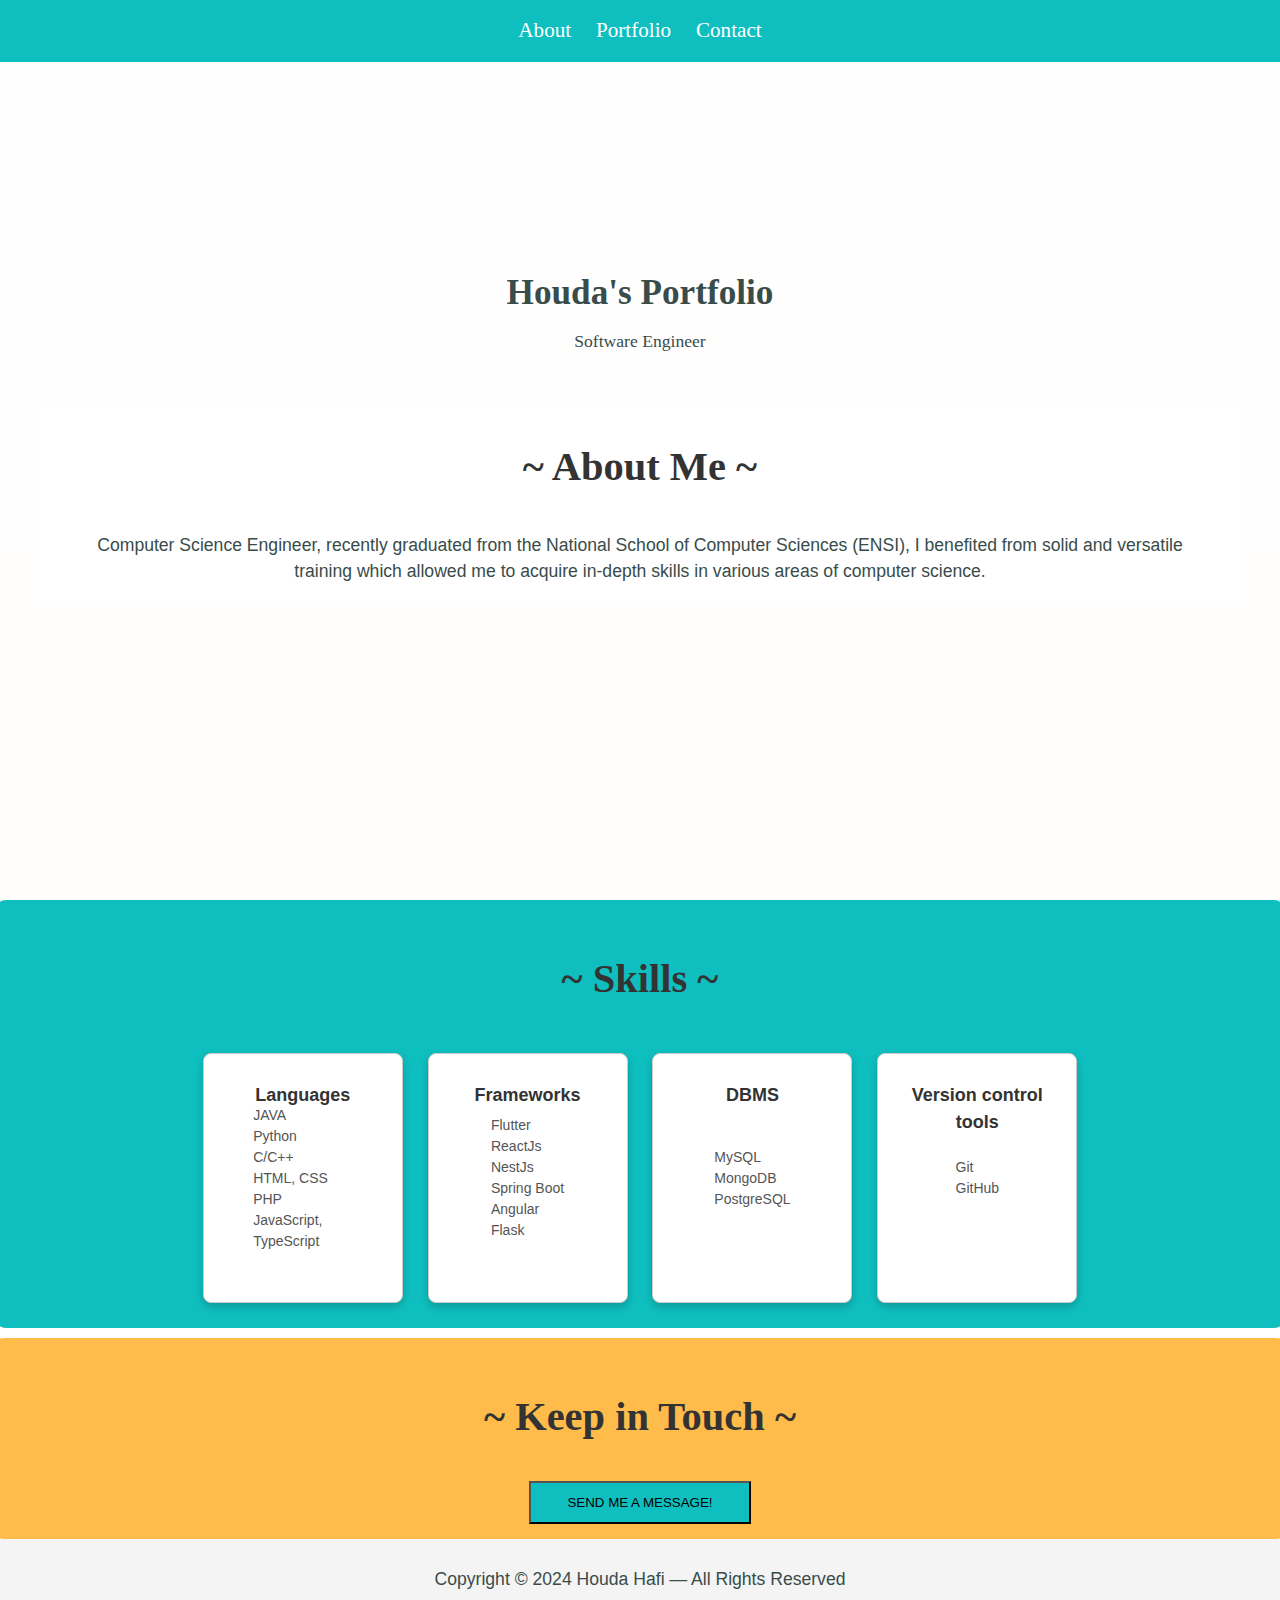
<file: Houda/index.html>
<html lang="en">
<head>
    <meta charset="UTF-8">
    <meta name="viewport" content="width=device-width, initial-scale=1.0">
    <title>Personal Portfolio</title>
    <link rel="stylesheet" href="style.css">
</head>
<body>
    <header class="header-background">
        <nav>
            <ul>
                <li><a href="#about">About</a></li>
                <li><a href="#portfolio">Portfolio</a></li>
                <li><a href="#contact">Contact</a></li>
            </ul>
        </nav>
        <div class="header-content">
            
            <h1>Houda's Portfolio</h1>
            <p>Software Engineer</p>
        </div>
        <section id="about">
            <h2>~ About Me ~</h2>
            <p>Computer Science Engineer, recently graduated from the National School of Computer Sciences (ENSI), I benefited from solid and versatile training which allowed me to acquire in-depth skills in various areas of computer science.
            
            </section>
    </header>
    
    <main>
        
        <section id="portfolio">
            <h2>~ Skills ~</h2> 
            <div class="project" id="project1">
                <h3>Languages</h3>
                <ul>
                    <li>JAVA</li>
                    <li>Python</li>
                    <li>C/C++</li>
                    <li>HTML, CSS</li>
                    <li>PHP</li>
                    <li>JavaScript, TypeScript</li>
                </ul>
            </div>
            <div class="project" id="project2">
                <h3>Frameworks</h3>
                <ul>
                    <li>Flutter</li>
                    <li>ReactJs</li>
                    <li>NestJs</li>
                    <li>Spring Boot</li>
                    <li>Angular</li>
                    <li>Flask</li>
                </ul>
            </div>
            <div class="project" id="project3">
                <h3>DBMS</h3>
                <ul>
                    <li>MySQL</li>
                    <li>MongoDB</li>
                    <li>PostgreSQL</li>
                </ul>
            </div>
            <div class="project" id="project4">
                <h3>Version control tools</h3>
                <ul>
                    <li>Git</li>
                    <li>GitHub</li>
                </ul>
            </div>        
        </section>
        
        <section id="contact">
            <h2>~ Keep in Touch ~</h2>
            <button class="btn btn-default td-btn outline white">Send me a message!</button>
        </section>
    </main>
    <footer>
        <p>Copyright © 2024 Houda Hafi — All Rights Reserved</p>
    </footer>
</body>
</html>
</file>
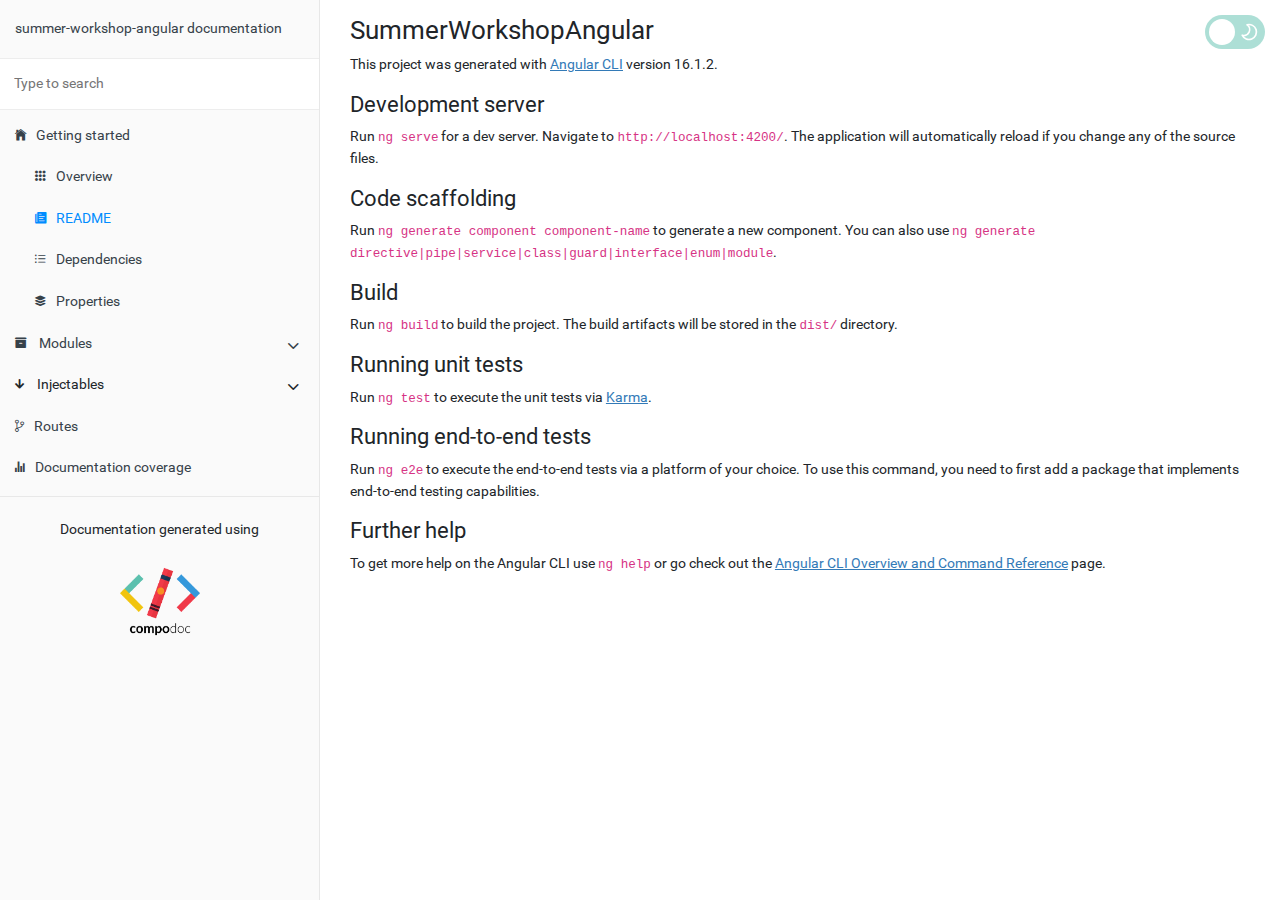
<file: DevOps_Project_Front/documentation/index.html>
<!doctype html>
<html class="no-js" lang="">
    <head>
        <meta charset="utf-8">
        <meta http-equiv="x-ua-compatible" content="ie=edge">
        <title>summer-workshop-angular documentation</title>
        <meta name="description" content="">
        <meta name="viewport" content="width=device-width, initial-scale=1">

        <link rel="icon" type="image/x-icon" href="./images/favicon.ico">
	   <link rel="stylesheet" href="./styles/style.css">
        <link rel="stylesheet" href="./styles/dark.css">
    </head>
    <body>

        <div class="navbar navbar-default navbar-fixed-top d-block d-sm-none">
            <a href="./" class="navbar-brand">summer-workshop-angular documentation</a>
            <button type="button" class="btn btn-default btn-menu ion-ios-menu" id="btn-menu"></button>
        </div>

        <div class="xs-menu menu" id="mobile-menu">
                <div id="book-search-input" role="search"><input type="text" placeholder="Type to search"></div>            <compodoc-menu></compodoc-menu>
        </div>

        <div class="container-fluid main">
           <div class="row main">
               <div class="hidden-xs menu">
                   <compodoc-menu mode="normal"></compodoc-menu>
               </div>
               <!-- START CONTENT -->
               <div class="content getting-started">
                   <div class="content-data">

<h1>SummerWorkshopAngular</h1>
<p>This project was generated with <a href="https://github.com/angular/angular-cli">Angular CLI</a> version 16.1.2.</p>
<h2>Development server</h2>
<p>Run <code>ng serve</code> for a dev server. Navigate to <code>http://localhost:4200/</code>. The application will automatically reload if you change any of the source files.</p>
<h2>Code scaffolding</h2>
<p>Run <code>ng generate component component-name</code> to generate a new component. You can also use <code>ng generate directive|pipe|service|class|guard|interface|enum|module</code>.</p>
<h2>Build</h2>
<p>Run <code>ng build</code> to build the project. The build artifacts will be stored in the <code>dist/</code> directory.</p>
<h2>Running unit tests</h2>
<p>Run <code>ng test</code> to execute the unit tests via <a href="https://karma-runner.github.io">Karma</a>.</p>
<h2>Running end-to-end tests</h2>
<p>Run <code>ng e2e</code> to execute the end-to-end tests via a platform of your choice. To use this command, you need to first add a package that implements end-to-end testing capabilities.</p>
<h2>Further help</h2>
<p>To get more help on the Angular CLI use <code>ng help</code> or go check out the <a href="https://angular.io/cli">Angular CLI Overview and Command Reference</a> page.</p>





















                   </div><div class="search-results">
    <div class="has-results">
        <h1 class="search-results-title"><span class='search-results-count'></span> results matching "<span class='search-query'></span>"</h1>
        <ul class="search-results-list"></ul>
    </div>
    <div class="no-results">
        <h1 class="search-results-title">No results matching "<span class='search-query'></span>"</h1>
    </div>
</div>
</div>
               <!-- END CONTENT -->
           </div>
       </div>

          <label class="dark-mode-switch">
               <input type="checkbox">
               <span class="slider">
                    <svg class="slider-icon" viewBox="0 0 24 24" fill="none" height="20" stroke="#000" stroke-linecap="round" stroke-linejoin="round" stroke-width="2" width="20" xmlns="http://www.w3.org/2000/svg">
                    <path d="M21 12.79A9 9 0 1111.21 3 7 7 0 0021 12.79z"></path>
                    </svg>
               </span>
          </label>

       <script>
            var COMPODOC_CURRENT_PAGE_DEPTH = 0;
            var COMPODOC_CURRENT_PAGE_CONTEXT = 'getting-started';
            var COMPODOC_CURRENT_PAGE_URL = 'index.html';
            var MAX_SEARCH_RESULTS = 15;
       </script>

       <script src="./js/libs/custom-elements.min.js"></script>
       <script src="./js/libs/lit-html.js"></script>

       <script src="./js/menu-wc.js" defer></script>
       <script nomodule src="./js/menu-wc_es5.js" defer></script>

       <script src="./js/libs/bootstrap-native.js"></script>

       <script src="./js/libs/es6-shim.min.js"></script>
       <script src="./js/libs/EventDispatcher.js"></script>
       <script src="./js/libs/promise.min.js"></script>
       <script src="./js/libs/zepto.min.js"></script>

       <script src="./js/compodoc.js"></script>

       <script src="./js/tabs.js"></script>
       <script src="./js/menu.js"></script>
       <script src="./js/libs/clipboard.min.js"></script>
       <script src="./js/libs/prism.js"></script>
       <script src="./js/sourceCode.js"></script>
          <script src="./js/search/search.js"></script>
          <script src="./js/search/lunr.min.js"></script>
          <script src="./js/search/search-lunr.js"></script>
          <script src="./js/search/search_index.js"></script>
       <script src="./js/lazy-load-graphs.js"></script>


    </body>
</html>
</file>
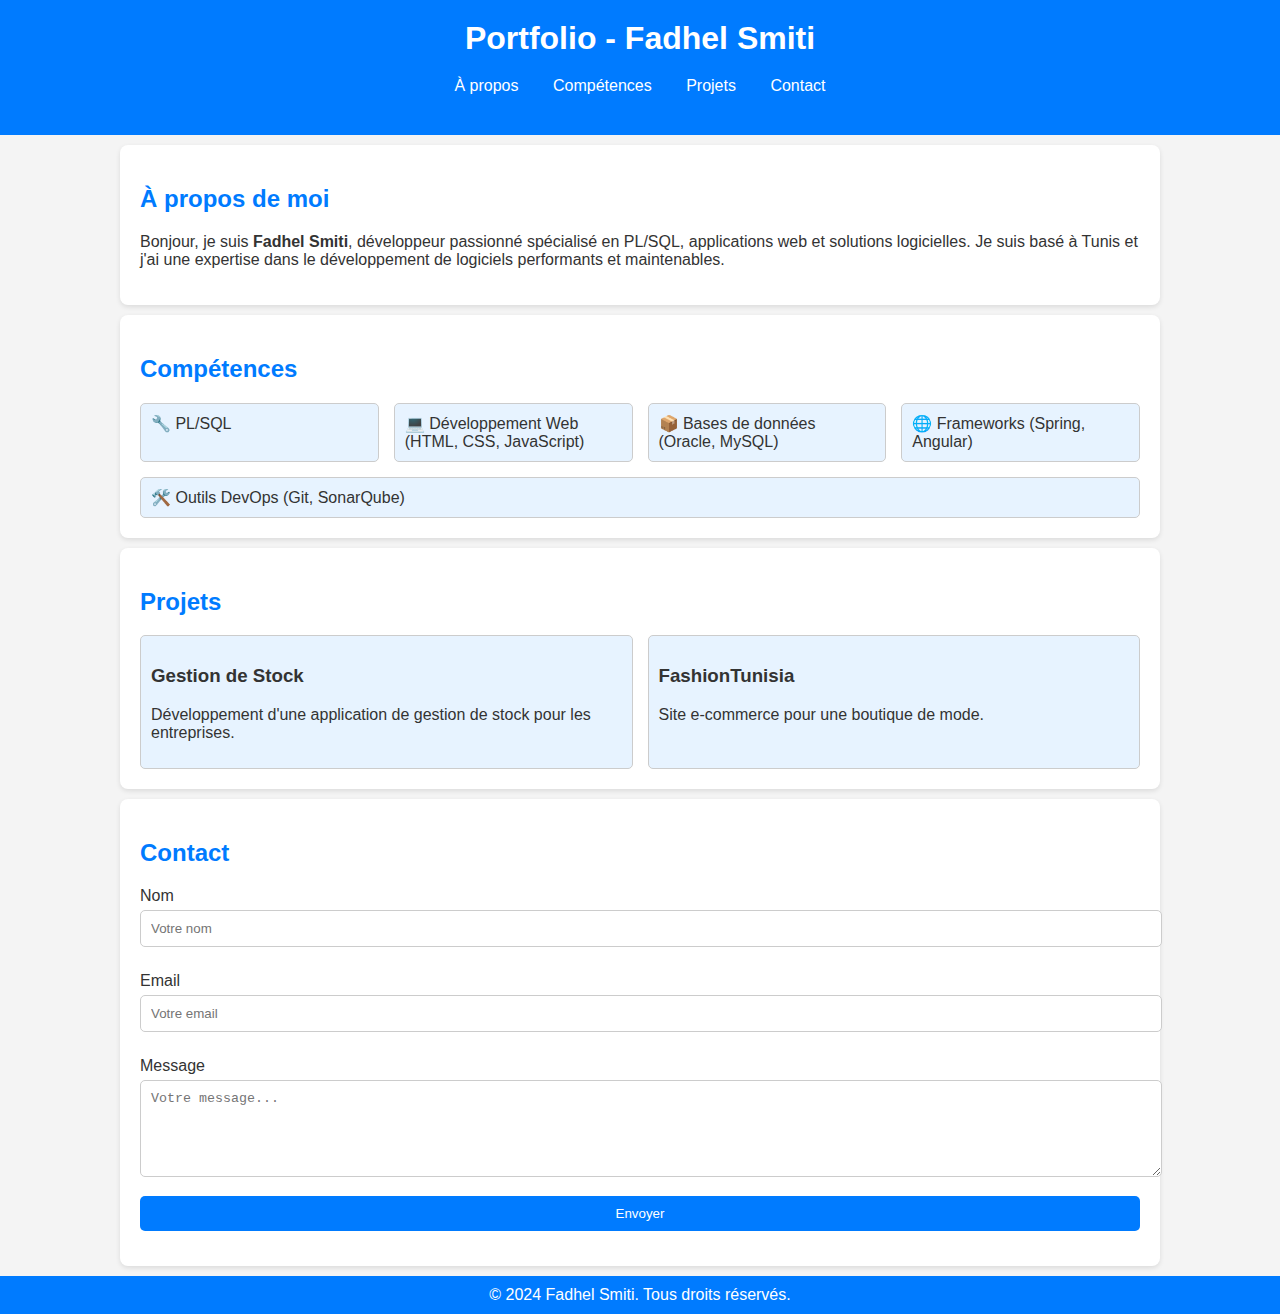
<file: fadhelsmiti.html>
<!DOCTYPE html>
<html lang="fr">
<head>
    <meta charset="UTF-8">
    <meta name="viewport" content="width=device-width, initial-scale=1.0">
    <title>Portfolio - Fadhel Smiti</title>
    <style>
        body {
            font-family: Arial, sans-serif;
            margin: 0;
            padding: 0;
            background-color: #f4f4f4;
            color: #333;
        }
        header {
            background-color: #007bff;
            color: white;
            padding: 20px 0;
            text-align: center;
        }
        header h1 {
            margin: 0;
        }
        nav {
            margin: 20px 0;
        }
        nav a {
            color: white;
            margin: 0 15px;
            text-decoration: none;
        }
        section {
            padding: 20px;
            margin: 10px auto;
            max-width: 1000px;
            background: white;
            border-radius: 8px;
            box-shadow: 0 2px 5px rgba(0, 0, 0, 0.1);
        }
        h2 {
            color: #007bff;
        }
        .skills, .projects {
            display: flex;
            flex-wrap: wrap;
            gap: 15px;
        }
        .skills div, .projects div {
            flex: 1;
            min-width: 200px;
            padding: 10px;
            background: #e7f3ff;
            border: 1px solid #ccc;
            border-radius: 5px;
        }
        footer {
            text-align: center;
            padding: 10px 0;
            background-color: #007bff;
            color: white;
        }
        form label {
            display: block;
            margin: 10px 0 5px;
        }
        form input, form textarea, form button {
            width: 100%;
            padding: 10px;
            margin-bottom: 15px;
            border: 1px solid #ccc;
            border-radius: 5px;
        }
        form button {
            background-color: #007bff;
            color: white;
            border: none;
            cursor: pointer;
        }
        form button:hover {
            background-color: #0056b3;
        }
    </style>
</head>
<body>
    <header>
        <h1>Portfolio - Fadhel Smiti</h1>
        <nav>
            <a href="#about">À propos</a>
            <a href="#skills">Compétences</a>
            <a href="#projects">Projets</a>
            <a href="#contact">Contact</a>
        </nav>
    </header>

    <section id="about">
        <h2>À propos de moi</h2>
        <p>Bonjour, je suis <strong>Fadhel Smiti</strong>, développeur passionné spécialisé en PL/SQL, applications web et solutions logicielles. Je suis basé à Tunis et j'ai une expertise dans le développement de logiciels performants et maintenables.</p>
    </section>

    <section id="skills">
        <h2>Compétences</h2>
        <div class="skills">
            <div>🔧 PL/SQL</div>
            <div>💻 Développement Web (HTML, CSS, JavaScript)</div>
            <div>📦 Bases de données (Oracle, MySQL)</div>
            <div>🌐 Frameworks (Spring, Angular)</div>
            <div>🛠️ Outils DevOps (Git, SonarQube)</div>
        </div>
    </section>

    <section id="projects">
        <h2>Projets</h2>
        <div class="projects">
            <div>
                <h3>Gestion de Stock</h3>
                <p>Développement d'une application de gestion de stock pour les entreprises.</p>
            </div>
            <div>
                <h3>FashionTunisia</h3>
                <p>Site e-commerce pour une boutique de mode.</p>
            </div>
        </div>
    </section>

    <section id="contact">
        <h2>Contact</h2>
        <form>
            <label for="name">Nom</label>
            <input type="text" id="name" name="name" placeholder="Votre nom" required>
            
            <label for="email">Email</label>
            <input type="email" id="email" name="email" placeholder="Votre email" required>
            
            <label for="message">Message</label>
            <textarea id="message" name="message" rows="5" placeholder="Votre message..." required></textarea>
            
            <button type="submit">Envoyer</button>
        </form>
    </section>

    <footer>
        &copy; 2024 Fadhel Smiti. Tous droits réservés.
    </footer>
</body>
</html>
</file>
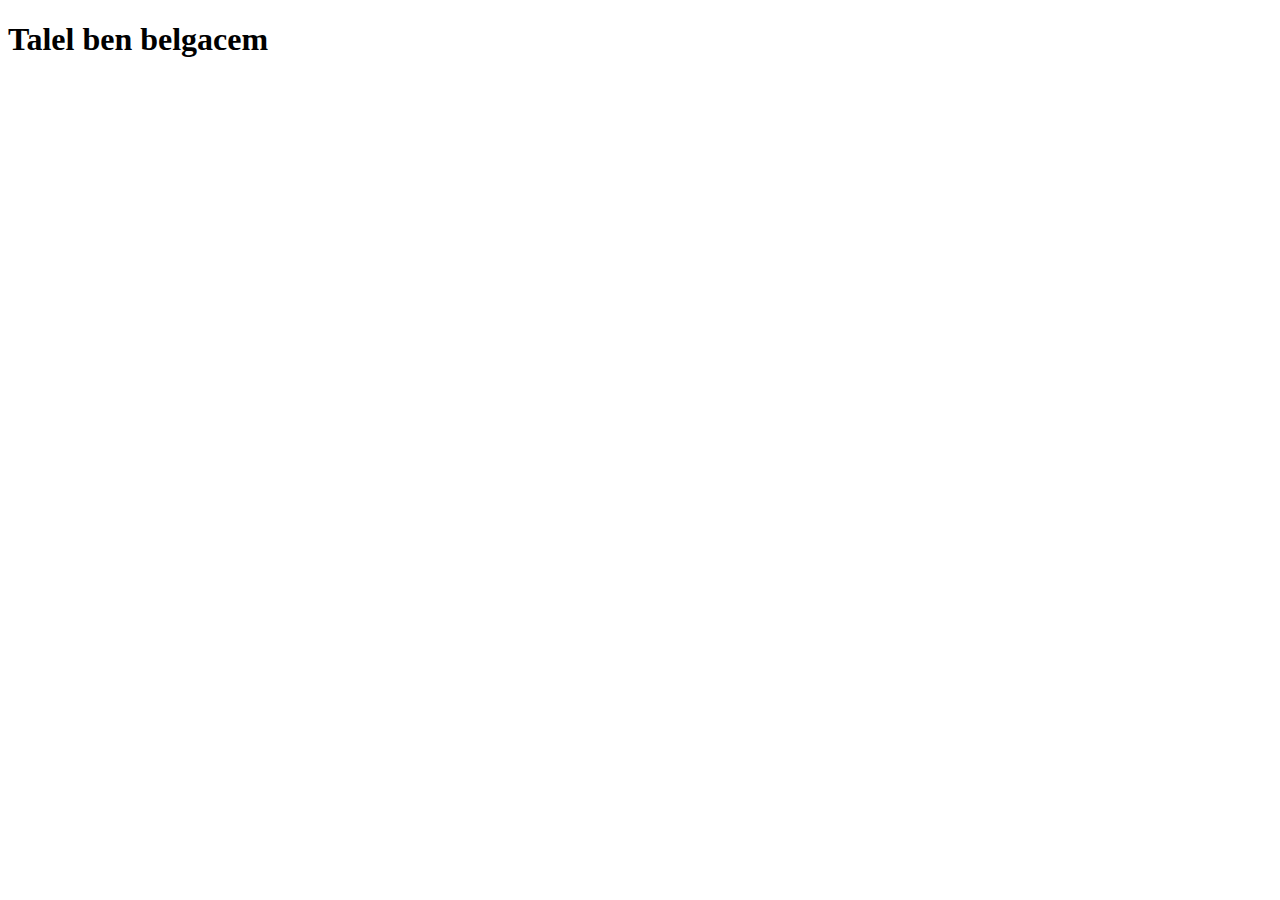
<file: talel.html>
<!DOCTYPE html>
<html lang="en">
<head>
    <meta charset="UTF-8">
    <meta name="viewport" content="width=device-width, initial-scale=1.0">
    <title>Document</title>
</head>
<body>
    <h1>Talel ben belgacem</h1>
</body>
</html>
</file>
<file: Houda/style.css>
:root {
    --primary-color: #29a598;
    --text-color: #394c4a;
    --background-light: #ffffff;
    --header-height: 100vh;
}

*, *::before, *::after {
    box-sizing: border-box;
}

html {
    font-size: 110%;
}

body {
    margin: 0;
    padding: 0;
    font-family: 'Work Sans', Helvetica, sans-serif;
    color: #394c4a;
    line-height: 1.5;
    overflow-x: hidden;
}

.header-background {
    background: linear-gradient(rgba(255, 254, 253, 0.7), rgba(255, 254, 253, 0.9)), 
                url("https://images.ctfassets.net/2htm8llflwdx/1LEJIT9KGRC4nwTJ5vuS6H/a912e31c468fd32986f2818816135cc4/OnlineLearning_SouthAsia_Learning_Indoor_GettyImages-1071652068.jpg") center center fixed;
    background-size: cover;
    text-align: center;
    height: 100vh; 
    display: flex;
    flex-direction: column;
    justify-content: center;
    align-items: center;
}

nav {
    width: 100%;
    position: absolute;
    top: 0;
    left: 0;
    background: #0fbfbf;
    padding: 15px 0;
}

nav ul {
    list-style: none;
    margin: 0 auto;
    padding: 0;
    text-align: center;
}

nav ul li {
    display: inline;
    margin: 0 10px;
}

nav ul li a {
    color: white;
    text-decoration: none;
    font-family: 'Unica One', cursive;
    font-size: 1.2rem;
}

.header-content img {
    max-width: 250px;
    border-radius: 50%;
}

.header-content h1, .header-content p {
    margin: 0.5rem 0;
    font-family: 'Unica One', cursive;

}

#about {
    background-color: #ffffff; 
    padding-left: 40px;
    padding-right: 40px;
    margin: 40px;
    border-radius: 0.5%;
    text-align: center;
}

#portfolio {
    background-color: #0fbfbf; 
    padding: 15px;
    border-radius: 0.5%;
    text-align: center;
    margin-bottom: 10px;
}

.project {
    width: 200px; 
    height: 250px; 
    border: 1px solid #ccc;
    margin: 10px;
    display: inline-block;
    vertical-align: top;
    background: #ffffff;
    padding: 10px;
    border-radius: 8px;
    text-align: center;
    box-shadow: 0 4px 8px rgba(0, 0, 0, 0.2);
    position: relative; 
}

.project h3 {
    font-size: 18px;
    color: #333;
    margin-bottom: 10px;
    font-weight: bold;
}

.project ul {
    list-style-type: none;
    padding: 0;
    margin: 0;
    text-align: left;
    position: absolute; 
    top: 50%; 
    left: 50%; 
    transform: translate(-50%, -50%); 
    max-width: 90%; 
}

.project ul li {
    font-size: 14px;
    color: #555;
    line-height: 1.5;
}


#contact {
    background-color: #ffbc4b; 
    padding: 15px;
    border-radius: 0.5%;
    text-align: center;
}

.td-btn {
    padding: 12px 36px;
    text-transform: uppercase;
    transition: background-color 0.2s ease-in-out;
     background-color: #0fbfbf; 

}

footer {
    background-color: #f4f4f4;
    text-align: center;
    padding: 10px;
}

/* Additional Styles */
h2 {
    color: #333;
    font-family: 'Unica One', cursive;
    font-size: 2.3rem;
}

a {
    color: #29a598;
    transition: color 0.2s ease-in-out;
}

a:hover {
    color: #208479;
}

@media (max-width: 768px) {
    nav ul li {
        display: block;
        margin: 10px 0;
    }
  
  .profile-photo {
        width: 50%; 
        margin: 0 auto; 
    }
}
</file>
<file: DevOps_Project_Front/documentation/styles/dark.css>
body.dark {
    background: #212121;
    color: #fafafa;
}

.dark code {
    color: #e09393;
}

.dark a,
.dark .menu ul.list li a.active {
    color: #7fc9ff;
}

.dark .menu {
    background: #212121;
    border-right: 1px solid #444;
}

.dark .menu ul.list li a {
    color: #fafafa;
}

.dark .menu ul.list li.divider {
    background: #444;
}

.dark .xs-menu ul.list li:nth-child(2) {
    margin: 0;
    background: none;
}

.dark .menu ul.list li:nth-child(2) {
    margin: 0;
    background: none;
}

.dark #book-search-input {
    background: #212121;
    border-top: 1px solid #444;
    border-bottom: 1px solid #444;
    color: #fafafa;
}

.dark .table.metadata > tbody > tr:hover {
    color: #555;
}

.dark .table-bordered {
    border: 1px solid #444;
}

.dark .table-bordered > tbody > tr > td,
.dark .table-bordered > tbody > tr > th,
.dark .table-bordered > tfoot > tr > td,
.dark .table-bordered > tfoot > tr > th,
.dark .table-bordered > thead > tr > td,
.dark .table-bordered > thead > tr > th {
    border: 1px solid #444;
}

.dark .coverage a,
.dark .coverage-count {
    color: #fafafa;
}

.dark .coverage-header {
    color: black;
}

.dark .routes svg text,
.dark .routes svg a {
    fill: white;
}
.dark .routes svg rect {
    fill: #212121 !important;
}

.dark .navbar-default,
.dark .btn-default {
    background-color: black;
    border-color: #444;
    color: #fafafa;
}

.dark .navbar-default .navbar-brand {
    color: #fafafa;
}

.dark .overview .card,
.dark .modules .card {
    background: #171717;
    color: #fafafa;
    border: 1px solid #444;
}
.dark .overview .card a {
    color: #fafafa;
}

.dark .modules .card-header {
    background: none;
    border-bottom: 1px solid #444;
}

.dark .module .list-group-item {
    background: none;
    border: 1px solid #444;
}

.dark .container-fluid.module h3 a {
    color: #337ab7;
}

.dark table.params thead {
    background: #484848;
    color: #fafafa;
}

.dark .content table {
    --bs-table-color: #fafafa;
}
</file>
<file: DevOps_Project_Front/documentation/styles/style.css>
@import "./reset.css";
@import "./bootstrap.min.css";
@import "./bootstrap-card.css";
@import "./prism.css";
@import "./ionicons.min.css";
@import "./compodoc.css";
@import "./tablesort.css";
</file>
